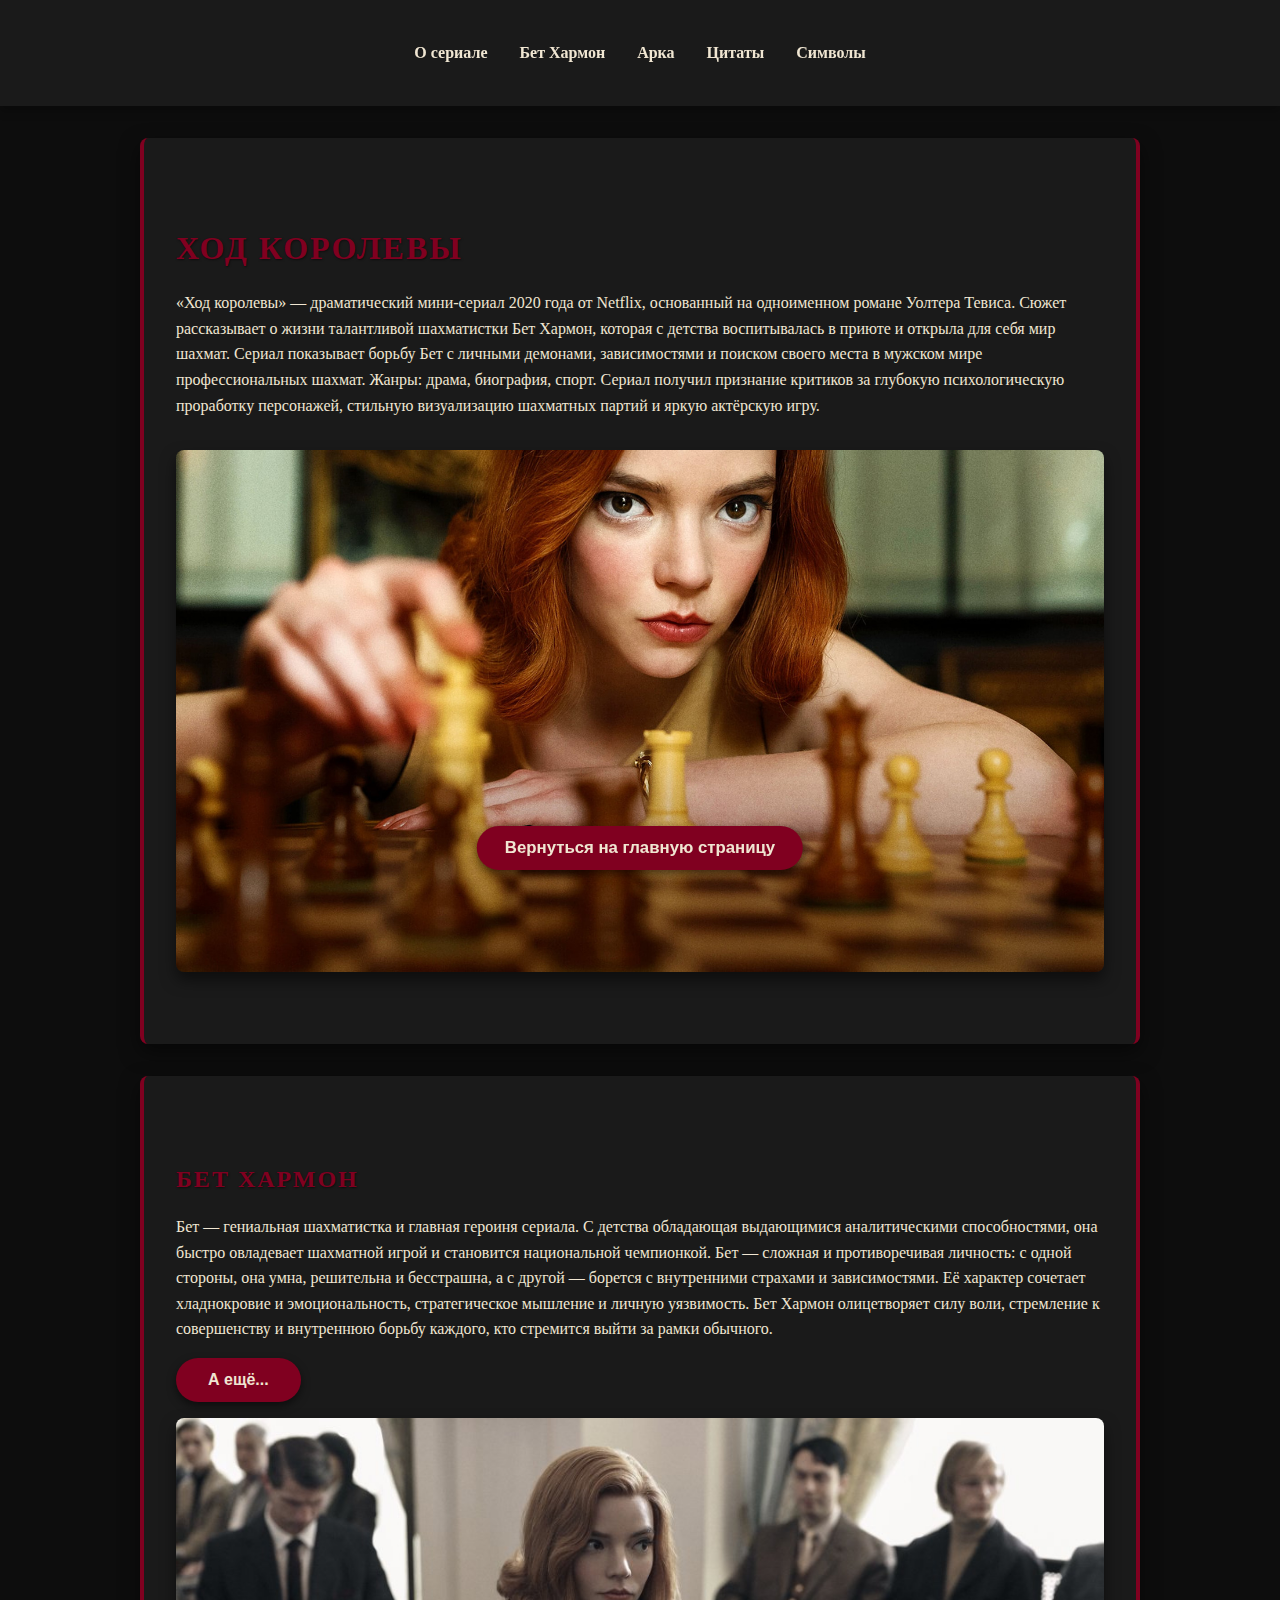
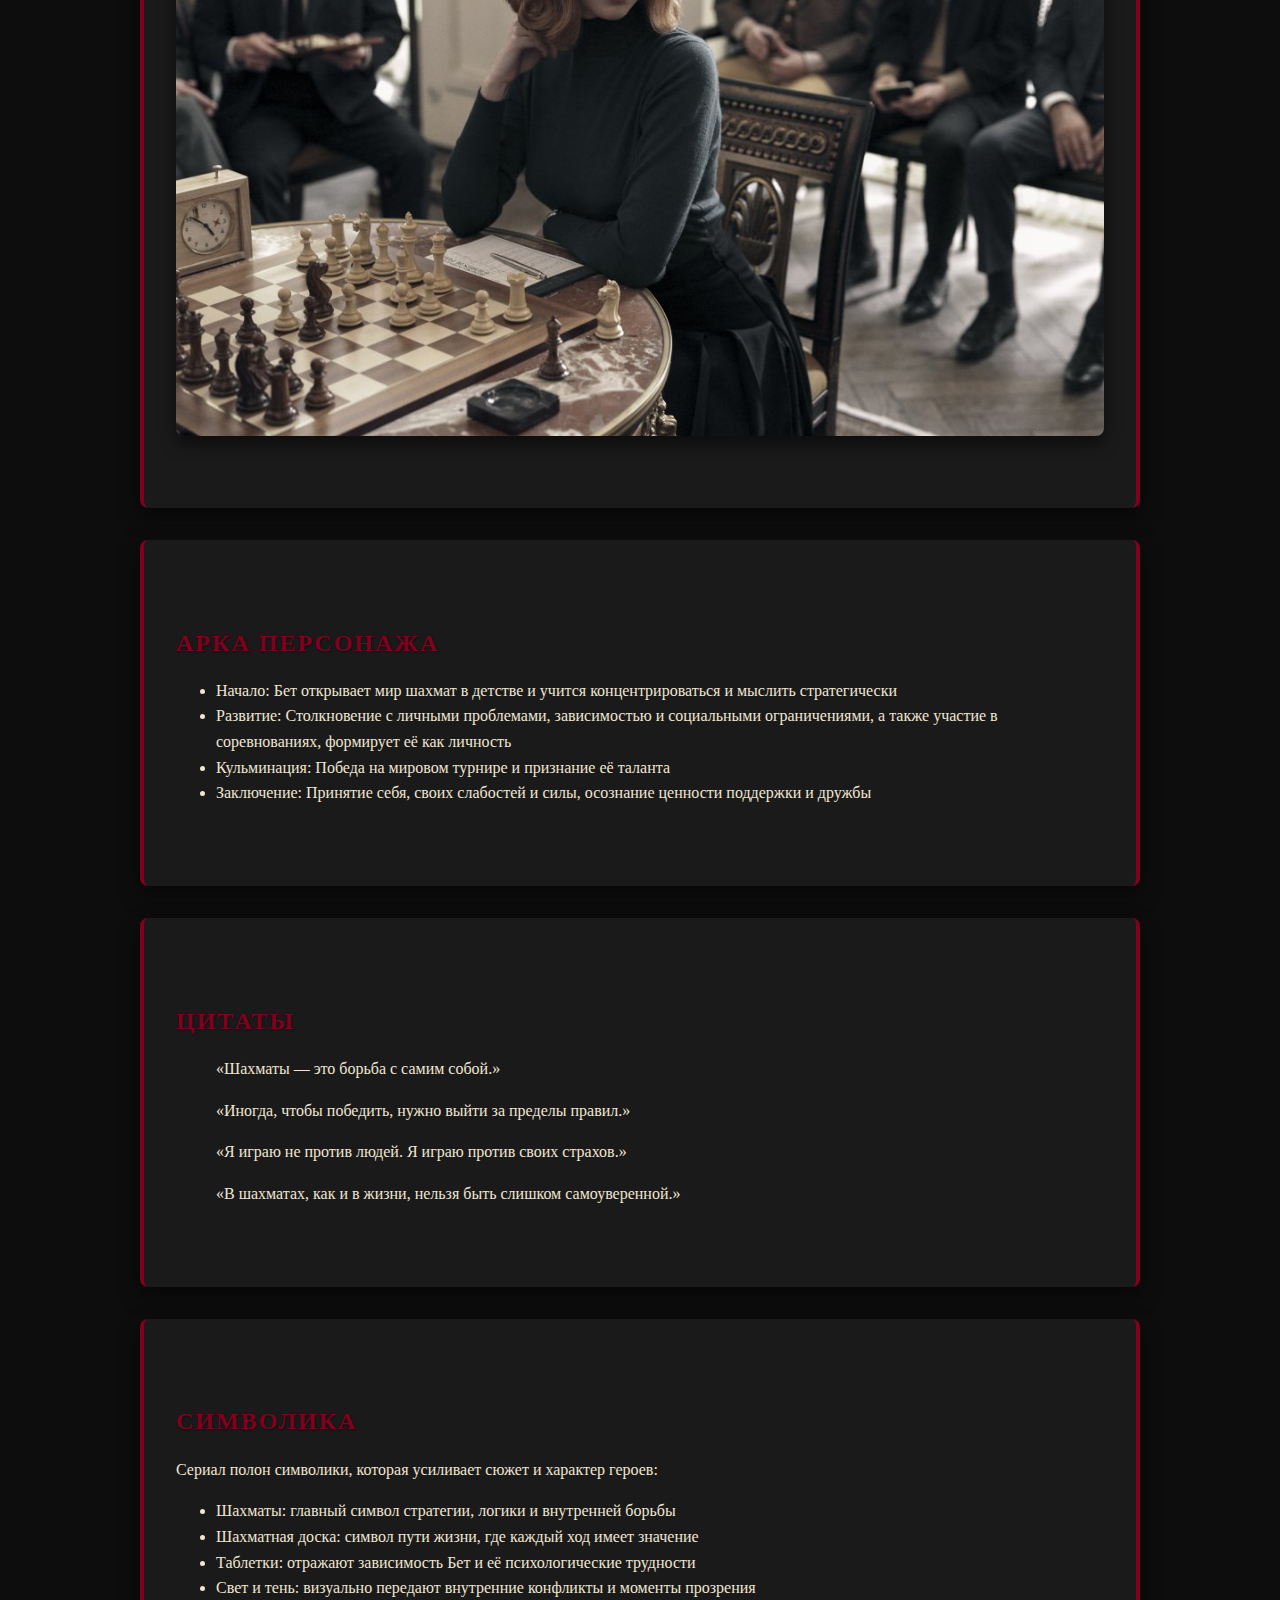
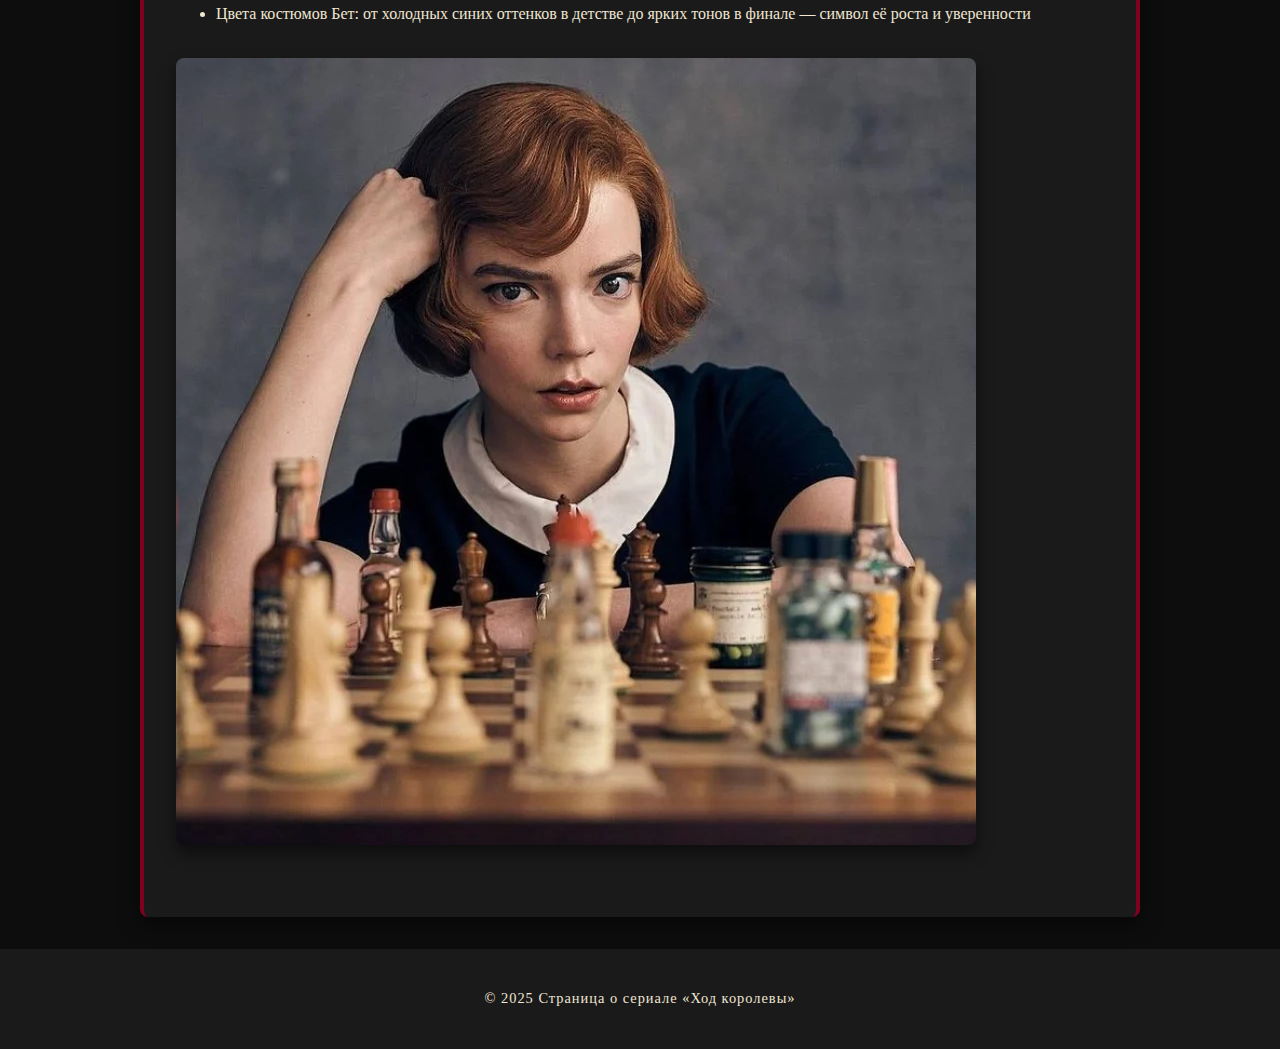
<file: index.html>
<!DOCTYPE html>
<html lang="ru">
<head>
  <meta charset="UTF-8">
  <meta name="viewport" content="width=device-width, initial-scale=1.0">
  <title>Ход королевы</title>
  <link rel="stylesheet" href="style.css">
</head>
<body>

<header>
  <nav>
    <ul>
      <li><a href="#about">О сериале</a></li>
      <li><a href="#beth">Бет Хармон</a></li>
      <li><a href="#arc">Арка</a></li>
      <li><a href="#quotes">Цитаты</a></li>
      <li><a href="#symbols">Символы</a></li>
    </ul>
  </nav>
</header>

<main>

  <section id="about" class="block">
    <h1>Ход королевы</h1>
    <article>
      <p>«Ход королевы» — драматический мини-сериал 2020 года от Netflix, основанный на одноименном романе Уолтера Тевиса. Сюжет рассказывает о жизни талантливой шахматистки Бет Хармон, которая с детства воспитывалась в приюте и открыла для себя мир шахмат. Сериал показывает борьбу Бет с личными демонами, зависимостями и поиском своего места в мужском мире профессиональных шахмат. Жанры: драма, биография, спорт. Сериал получил признание критиков за глубокую психологическую проработку персонажей, стильную визуализацию шахматных партий и яркую актёрскую игру.</p>
      <img src="images/chess3.jpg" alt="Шахматы">
    </article>
  </section>

  <section id="beth" class="block">
    <h2>Бет Хармон</h2>
    <article>
      <p>Бет — гениальная шахматистка и главная героиня сериала. С детства обладающая выдающимися аналитическими способностями, она быстро овладевает шахматной игрой и становится национальной чемпионкой. Бет — сложная и противоречивая личность: с одной стороны, она умна, решительна и бесстрашна, а с другой — борется с внутренними страхами и зависимостями. Её характер сочетает хладнокровие и эмоциональность, стратегическое мышление и личную уязвимость. Бет Хармон олицетворяет силу воли, стремление к совершенству и внутреннюю борьбу каждого, кто стремится выйти за рамки обычного.</p>
      <button id="moreBtn">А ещё...</button>
      <p id="moreText" style="display:none;">
        В её образе соединяются гениальность и уязвимость. Она символизирует силу женщины в мужском мире шахмат.
      </p>
      <img src="images/beth.jpg" alt="Бет Хармон">
    </article>
  </section>

  <section id="arc" class="block">
    <h2>Арка персонажа</h2>
    <ul>
      <li>Начало: Бет открывает мир шахмат в детстве и учится концентрироваться и мыслить стратегически</li>
      <li>Развитие: Столкновение с личными проблемами, зависимостью и социальными ограничениями, а также участие в соревнованиях, формирует её как личность</li>
      <li>Кульминация: Победа на мировом турнире и признание её таланта</li>
      <li>Заключение: Принятие себя, своих слабостей и силы, осознание ценности поддержки и дружбы</li>
    </ul>
  </section>

  <section id="quotes" class="block">
    <h2>Цитаты</h2>
    <blockquote>«Шахматы — это борьба с самим собой.»</blockquote>
    <blockquote>«Иногда, чтобы победить, нужно выйти за пределы правил.»</blockquote>
    <blockquote>«Я играю не против людей. Я играю против своих страхов.»</blockquote>
    <blockquote>«В шахматах, как и в жизни, нельзя быть слишком самоуверенной.»</blockquote>
  </section>

  <section id="symbols" class="block">
    <h2>Символика</h2>
    <article>
      <p>Сериал полон символики, которая усиливает сюжет и характер героев:</p>
      <ul>
        <li>Шахматы: главный символ стратегии, логики и внутренней борьбы</li>
        <li>Шахматная доска: символ пути жизни, где каждый ход имеет значение</li>
        <li>Таблетки: отражают зависимость Бет и её психологические трудности</li>
        <li>Свет и тень: визуально передают внутренние конфликты и моменты прозрения</li>
        <li>Цвета костюмов Бет: от холодных синих оттенков в детстве до ярких тонов в финале — символ её роста и уверенности</li>
      </ul>
      <img src="images/chess1.jpg" alt="Символы">
    </article>
  </section>
  
  <div class="return-btn-container">
    <button onclick="window.location.href='index.html'">Вернуться на главную страницу</button>
  </div>

</main>

<footer>
  <p>© 2025 Страница о сериале «Ход королевы»</p>
</footer>

<script src="script.js"></script>
</body>
</html>
</file>
<file: style.css>
body {
  margin: 0;
  font-family: "Georgia", serif;
  background-color: #0d0d0d; 
  color: #f0e6d2; 
  line-height: 1.6;
  overflow-x: hidden;
}

header {
  background: #1a1a1a;
  padding: 1.5rem;
  text-align: center;
  box-shadow: 0 4px 10px rgba(0,0,0,0.3);
  position: sticky; 
  top: 0;
  z-index: 1000;
}

nav ul {
  list-style: none;
  padding: 0;
  display: flex;
  gap: 2rem;
  justify-content: center;
}

nav a {
  color: #f0e6d2;
  text-decoration: none;
  transition: color 0.3s, transform 0.3s;
  font-weight: bold;
}

nav a:hover {
  color: #800020; 
  transform: scale(1.1);
}

.block {
  padding: 4rem 2rem;
  background: #1a1a1a; 
  position: relative;
  margin: 2rem auto;
  border-radius: 8px;
  max-width: 1000px;
  box-shadow: 0 8px 20px rgba(0,0,0,0.5);
  border-left: 4px solid #800020;
  border-right: 4px solid #800020;
}

h1, h2 {
  font-family: "Times New Roman", serif;
  text-transform: uppercase;
  color: #800020; 
  letter-spacing: 2px;
  text-shadow: 1px 1px 2px rgba(0,0,0,0.5);
  margin-bottom: 1rem;
}

img {
  max-width: 100%;
  margin-top: 1rem;
  border-radius: 8px;
  box-shadow: 0 8px 15px rgba(0,0,0,0.5);
}

button {
  background: #800020;
  color: #f0e6d2;
  border: none;
  border-radius: 25px;
  padding: 0.8rem 2rem;
  font-weight: bold;
  font-size: 1rem;
  cursor: pointer;
  transition: all 0.4s ease;
  box-shadow: 0 4px 8px rgba(0,0,0,0.5);
  position: relative;
  overflow: hidden;
}

button::after {
  content: "";
  position: absolute;
  top: 50%; left: 50%;
  width: 0; height: 0;
  background: rgba(255,255,255,0.2);
  border-radius: 50%;
  transform: translate(-50%, -50%);
  transition: width 0.4s ease, height 0.4s ease;
}

button:hover::after {
  width: 200%;
  height: 500%;
}

button:hover {
  background: #f0e6d2;
  color: #800020;
  transform: scale(1.05) rotate(-2deg);
}

.return-btn-container {
  position: fixed;
  bottom: 30px;
  left: 50%;
  transform: translateX(-50%);
  z-index: 10000; 
  display: flex;
  justify-content: center;
}

.return-btn-container button {
  padding: 12px 28px;
  font-size: 1.05rem;
  background: #800020;
  color: #f0e6d2;
  border-radius: 25px;
  border: none;
  font-weight: bold;
  cursor: pointer;
  box-shadow: 0 4px 8px rgba(0,0,0,0.5);
  transition: all 0.4s ease;
  overflow: visible; 
  position: relative;
}

.return-btn-container button::after {
  content: none; 
}

.return-btn-container button:hover {
  background: #f0e6d2;
  color: #800020;
  transform: scale(1.05) rotate(-2deg);
}

footer {
  text-align: center;
  padding: 1.5rem;
  background: #1a1a1a;
  font-size: 0.9rem;
  color: #f0e6d2;
  letter-spacing: 1px;
}

@media (max-width: 768px) {
  nav ul {
    flex-direction: column;
    gap: 1rem;
  }
  .block {
    padding: 3rem 1rem;
  }
}

@media (min-width: 1024px) {
  main {
    max-width: 1000px;
    margin: auto;
  }
}
</file>
